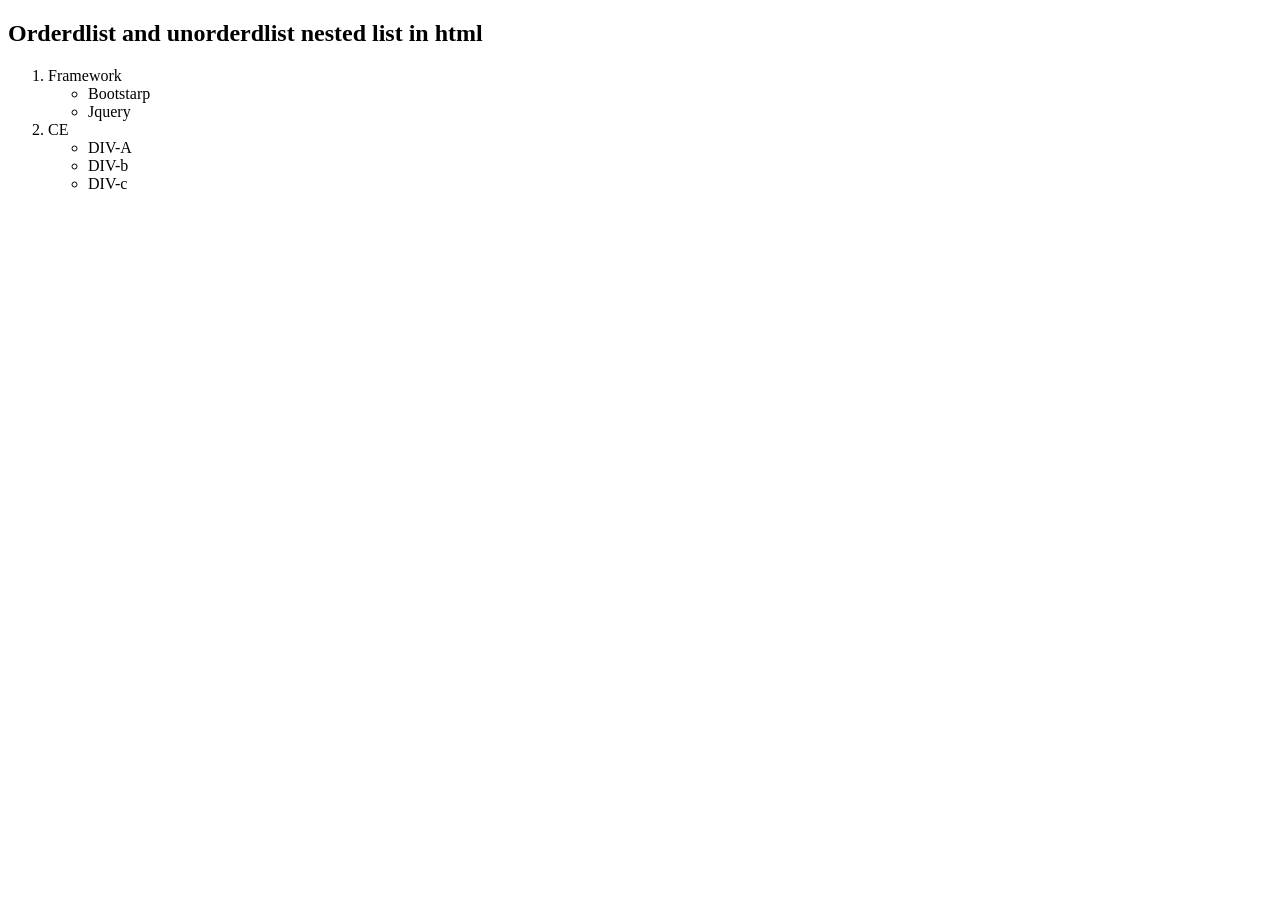
<file: pr1.html>
<!DOCTYPE html>
<html lang="en">
<head>
    <meta charset="UTF-8">
    <meta name="viewport" content="width=device-width, initial-scale=1.0">
</head>
<body>
    <h2>Orderdlist and unorderdlist nested list in html</h2>

    <ol>
        <li>Framework
            <ul>
                <li>Bootstarp</li>
                <li>Jquery</li>
            </ul>
        </li>
        
        <li>CE
            <ul>
                <li>DIV-A</li>
                <li>DIV-b</li>
                <li>DIV-c</li>
            </ul>
        </li>
    </ol>    
</body>
</html>
</file>
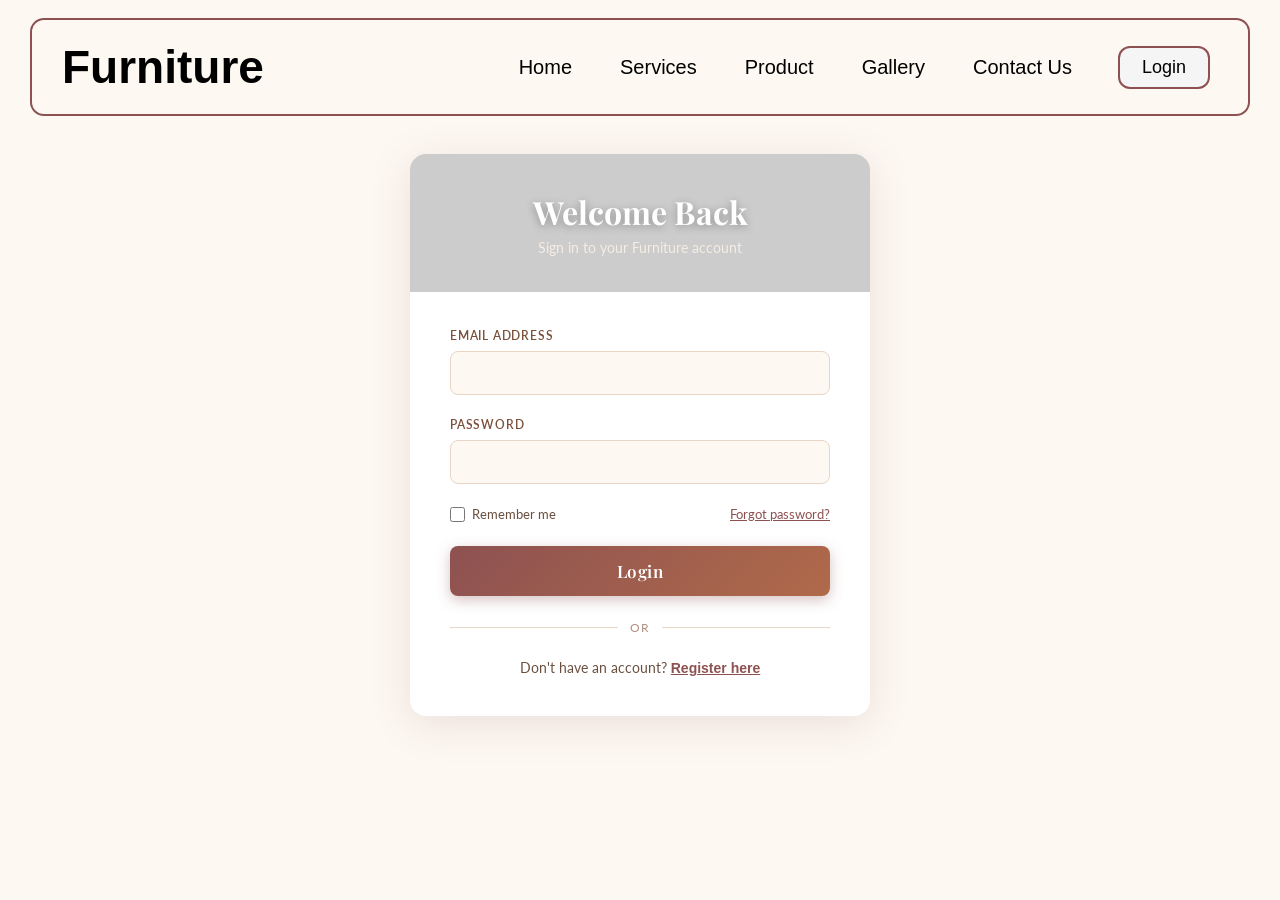
<file: Day-2/login.html>
<!DOCTYPE html>
<html lang="en">
<head>
    <meta charset="UTF-8">
    <meta name="viewport" content="width=device-width, initial-scale=1.0">
    <title>Login – Furniture</title>
    <link rel="stylesheet" href="style.css">
    <link rel="stylesheet" href="login.css">
</head>
<body>

    <!-- Navbar -->
    <div class="container">
        <nav class="navbar">
            <h1><a href="index.html" style="text-decoration:none; color:inherit;">Furniture</a></h1>
            <div class="nav-links">
                <ul>
                    <li><a href="index.html">Home</a></li>
                    <li><a href="#">Services</a></li>
                    <li><a href="#">Product</a></li>
                    <li><a href="#">Gallery</a></li>
                    <li><a href="#">Contact Us</a></li>
                    <li><a href="login.html"><button>Login</button></a></li>
                </ul>
            </div>
        </nav>
    </div>

    <!-- Login Form -->
    <div class="auth-body">
        <div class="auth-card">
            <div class="auth-card-header">
                <h2>Welcome Back</h2>
                <p>Sign in to your Furniture account</p>
            </div>
            <div class="auth-card-body">
                <form action="#" method="post">

                    <div class="form-group">
                        <label for="email">Email Address</label>
                        <input type="email" id="email" name="email" required>
                    </div>

                    <div class="form-group">
                        <label for="password">Password</label>
                        <input type="password" id="password" name="password" required>
                    </div>

                    <div class="form-row">
                        <label class="remember-label">
                            <input type="checkbox" name="remember"> Remember me
                        </label>
                        <a href="#" class="forgot-link">Forgot password?</a>
                    </div>

                    <button type="submit" class="btn-auth">Login</button>
                </form>

                <div class="divider"><span>or</span></div>

                <div class="auth-footer">
                    Don't have an account? <a href="Register.html">Register here</a>
                </div>
            </div>
        </div>
    </div>

</body>
</html>
</file>
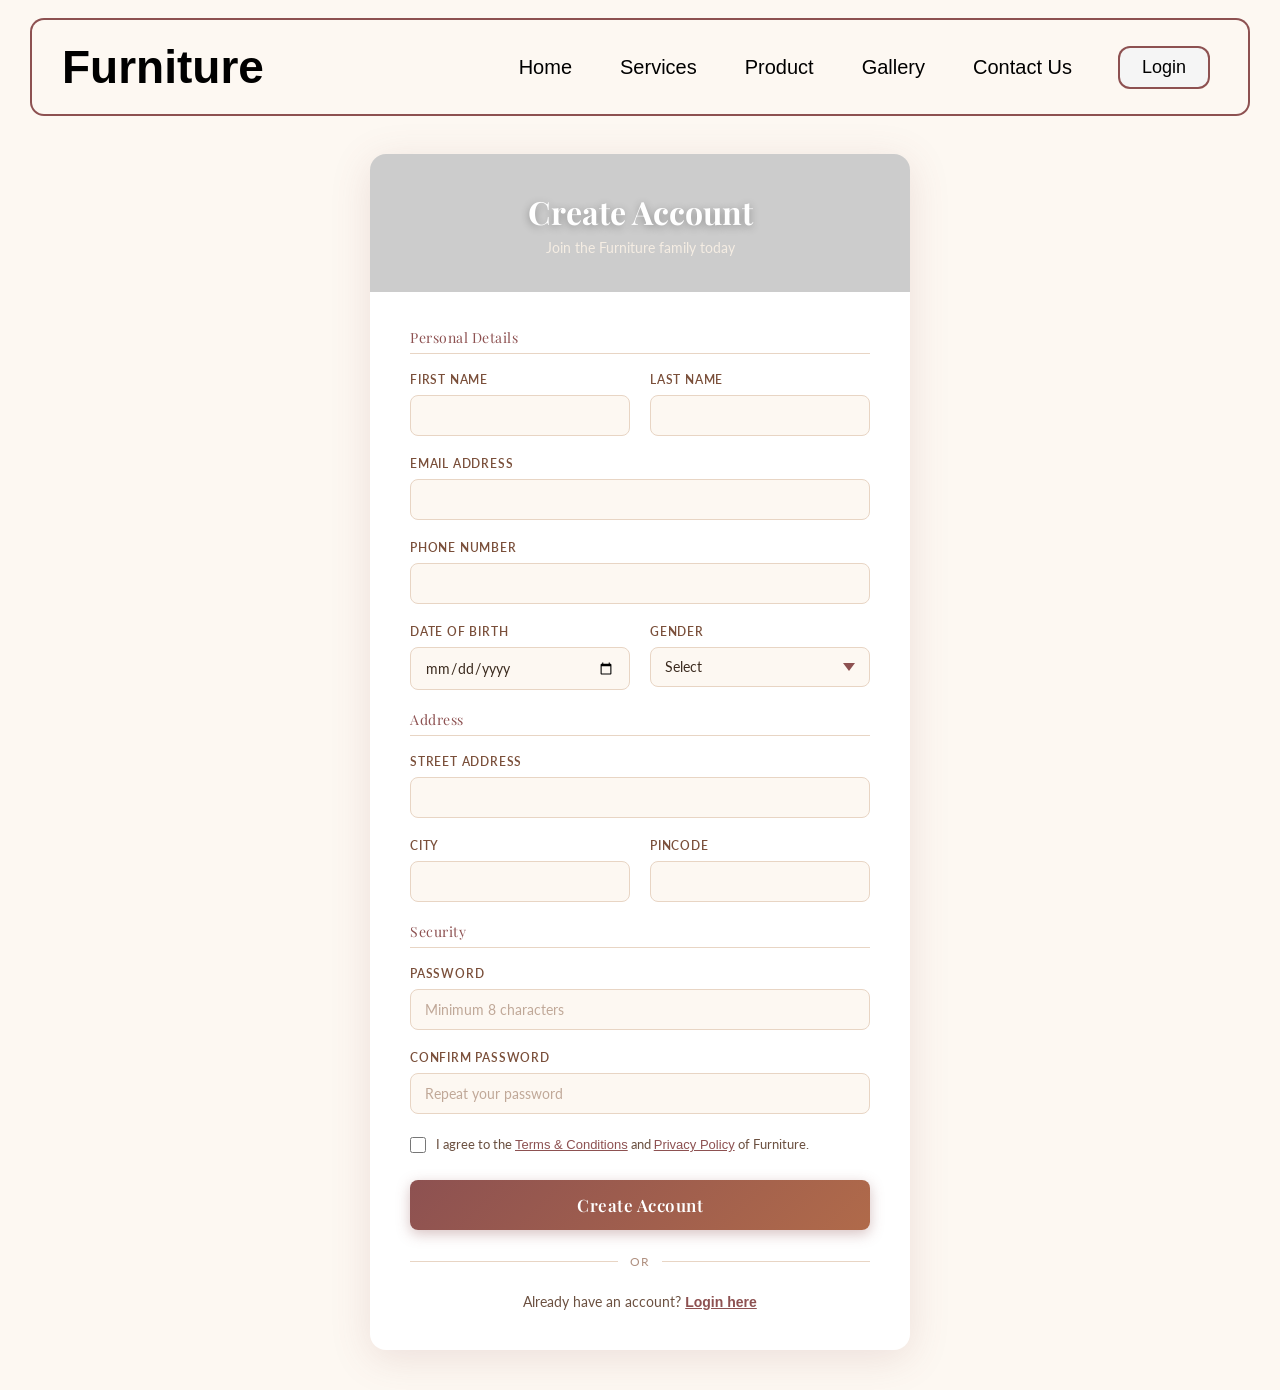
<file: Day-2/Register.html>
<!DOCTYPE html>
<html lang="en">
<head>
    <meta charset="UTF-8">
    <meta name="viewport" content="width=device-width, initial-scale=1.0">
    <title>Register – Furniture</title>
    <link rel="stylesheet" href="style.css">
    <link rel="stylesheet" href="Register.css">
</head>
<body>

    <!-- Navbar -->
    <div class="container">
        <nav class="navbar">
            <h1><a href="index.html" style="text-decoration:none; color:inherit;">Furniture</a></h1>
            <div class="nav-links">
                <ul>
                    <li><a href="index.html">Home</a></li>
                    <li><a href="#">Services</a></li>
                    <li><a href="#">Product</a></li>
                    <li><a href="#">Gallery</a></li>
                    <li><a href="#">Contact Us</a></li>
                    <li><a href="login.html"><button>Login</button></a></li>
                </ul>
            </div>
        </nav>
    </div>

    <!-- Registration Form -->
    <div class="auth-body">
        <div class="auth-card">
            <div class="auth-card-header">
                <h2>Create Account</h2>
                <p>Join the Furniture family today</p>
            </div>
            <div class="auth-card-body">
                <form action="#" method="post">
                    <div class="form-grid">

                        <p class="section-title">Personal Details</p>

                        <div class="form-group">
                            <label for="firstName">First Name</label>
                            <input type="text" id="firstName" name="firstName" required>
                        </div>

                        <div class="form-group">
                            <label for="lastName">Last Name</label>
                            <input type="text" id="lastName" name="lastName" required>
                        </div>

                        <div class="form-group full">
                            <label for="email">Email Address</label>
                            <input type="email" id="email" name="email" required>
                        </div>

                        <div class="form-group full">
                            <label for="phone">Phone Number</label>
                            <input type="tel" id="phone" name="phone" pattern="[0-9+\s\-]{10,15}" required>
                        </div>

                        <div class="form-group">
                            <label for="dob">Date of Birth</label>
                            <input type="date" id="dob" name="dob">
                        </div>

                        <div class="form-group">
                            <label for="gender">Gender</label>
                            <select id="gender" name="gender" required>
                                <option value="" disabled selected>Select</option>
                                <option value="male">Male</option>
                                <option value="female">Female</option>
                                <option value="other">Other</option>
                            </select>
                        </div>

                        <p class="section-title">Address</p>

                        <div class="form-group full">
                            <label for="address">Street Address</label>
                            <input type="text" id="address" name="address">
                        </div>

                        <div class="form-group">
                            <label for="city">City</label>
                            <input type="text" id="city" name="city">
                        </div>

                        <div class="form-group">
                            <label for="pincode">Pincode</label>
                            <input type="text" id="pincode" name="pincode" pattern="[0-9]{6}" maxlength="6">
                        </div>

                        <p class="section-title">Security</p>

                        <div class="form-group full">
                            <label for="regPassword">Password</label>
                            <input type="password" id="regPassword" name="password" placeholder="Minimum 8 characters" required minlength="8">
                        </div>

                        <div class="form-group full">
                            <label for="confirmPassword">Confirm Password</label>
                            <input type="password" id="confirmPassword" name="confirmPassword" placeholder="Repeat your password" required minlength="8">
                        </div>

                    </div>

                    <div class="terms-row">
                        <input type="checkbox" id="terms" name="terms" required>
                        <label for="terms">
                            I agree to the <a href="#">Terms &amp; Conditions</a> and <a href="#">Privacy Policy</a> of Furniture.
                        </label>
                    </div>

                    <button type="submit" class="btn-auth">Create Account</button>
                </form>

                <div class="divider"><span>or</span></div>

                <div class="auth-footer">
                    Already have an account? <a href="login.html">Login here</a>
                </div>
            </div>
        </div>
    </div>

</body>
</html>
</file>
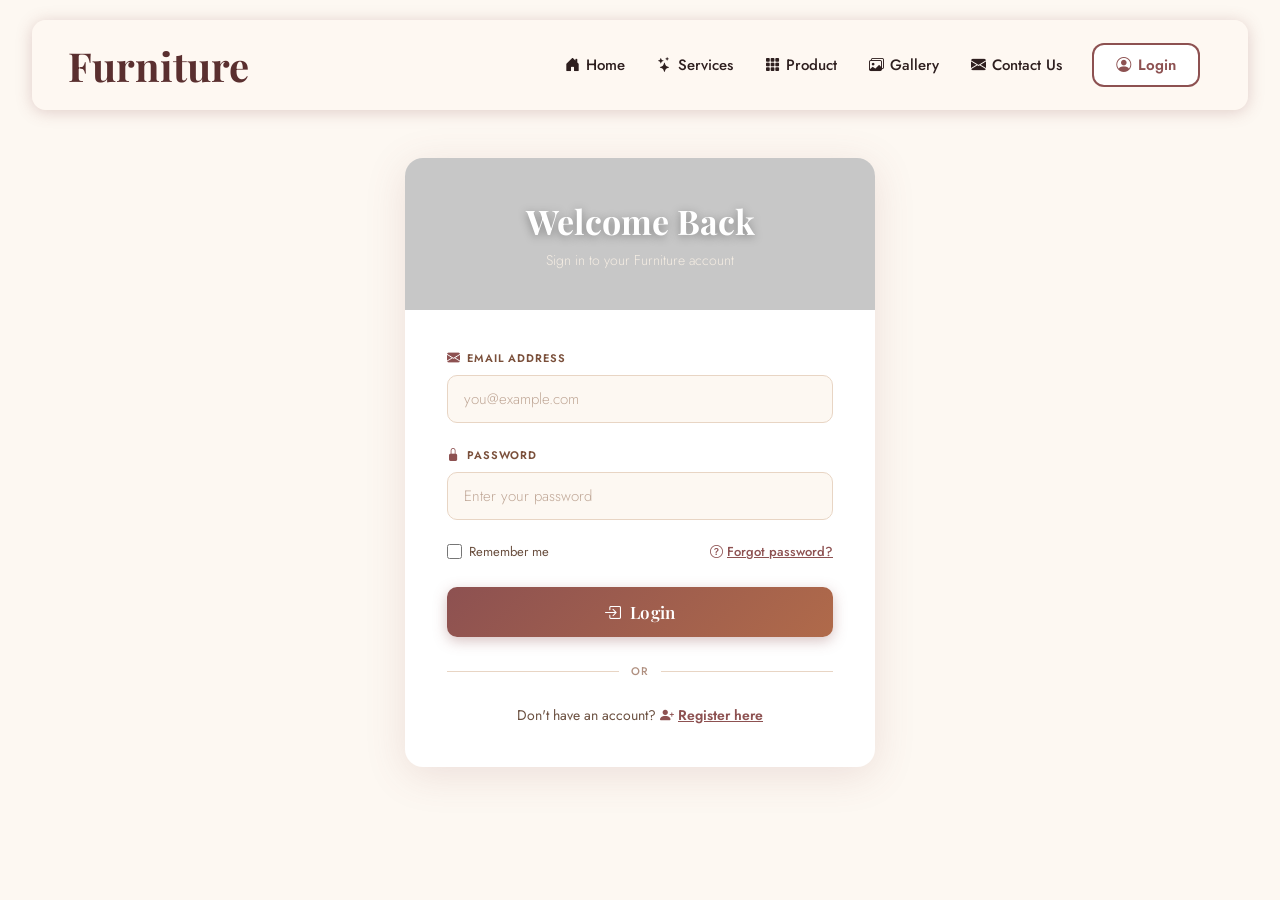
<file: Day-3/login.html>
<!DOCTYPE html>
<html lang="en">
<head>
    <meta charset="UTF-8">
    <meta name="viewport" content="width=device-width, initial-scale=1.0">
    <title>Login – Furniture</title>
    <link rel="stylesheet" href="style.css">
    <link rel="stylesheet" href="login.css">
    <link rel="stylesheet" href="https://cdn.jsdelivr.net/npm/bootstrap-icons@1.11.3/font/bootstrap-icons.min.css">
</head>
<body>

    <!-- Navbar -->
    <div class="container">
        <nav class="navbar">
            <h1><a href="index.html" style="text-decoration:none; color:inherit;">Furniture</a></h1>
            <div class="nav-links">
                <ul>
                    <li><a href="index.html"><i class="bi bi-house-door-fill"></i> Home</a></li>
                    <li><a href="index.html#services"><i class="bi bi-stars"></i> Services</a></li>
                    <li><a href="index.html#products"><i class="bi bi-grid-3x3-gap-fill"></i> Product</a></li>
                    <li><a href="index.html#gallery"><i class="bi bi-images"></i> Gallery</a></li>
                    <li><a href="index.html#contact"><i class="bi bi-envelope-fill"></i> Contact Us</a></li>
                    <li><a href="login.html"><button class="active"><i class="bi bi-person-circle"></i> Login</button></a></li>
                </ul>
            </div>
        </nav>
    </div>

    <!-- Login Form -->
    <div class="auth-body">
        <div class="auth-card">
            <div class="auth-card-header">
                <h2>Welcome Back</h2>
                <p>Sign in to your Furniture account</p>
            </div>
            <div class="auth-card-body">
                <form action="#" method="post">

                    <div class="form-group">
                        <label for="email"><i class="bi bi-envelope-fill"></i> Email Address</label>
                        <input type="email" id="email" name="email" placeholder="you@example.com" required>
                    </div>

                    <div class="form-group">
                        <label for="password"><i class="bi bi-lock-fill"></i> Password</label>
                        <input type="password" id="password" name="password" placeholder="Enter your password" required>
                    </div>

                    <div class="form-row">
                        <label class="remember-label">
                            <input type="checkbox" name="remember"> Remember me
                        </label>
                        <a href="#" class="forgot-link"><i class="bi bi-question-circle"></i> Forgot password?</a>
                    </div>

                    <button type="submit" class="btn-auth"><i class="bi bi-box-arrow-in-right"></i> Login</button>
                </form>

                <div class="divider"><span>or</span></div>

                <div class="auth-footer">
                    Don't have an account? <a href="Register.html"><i class="bi bi-person-plus-fill"></i> Register here</a>
                </div>
            </div>
        </div>
    </div>

</body>
</html>
</file>
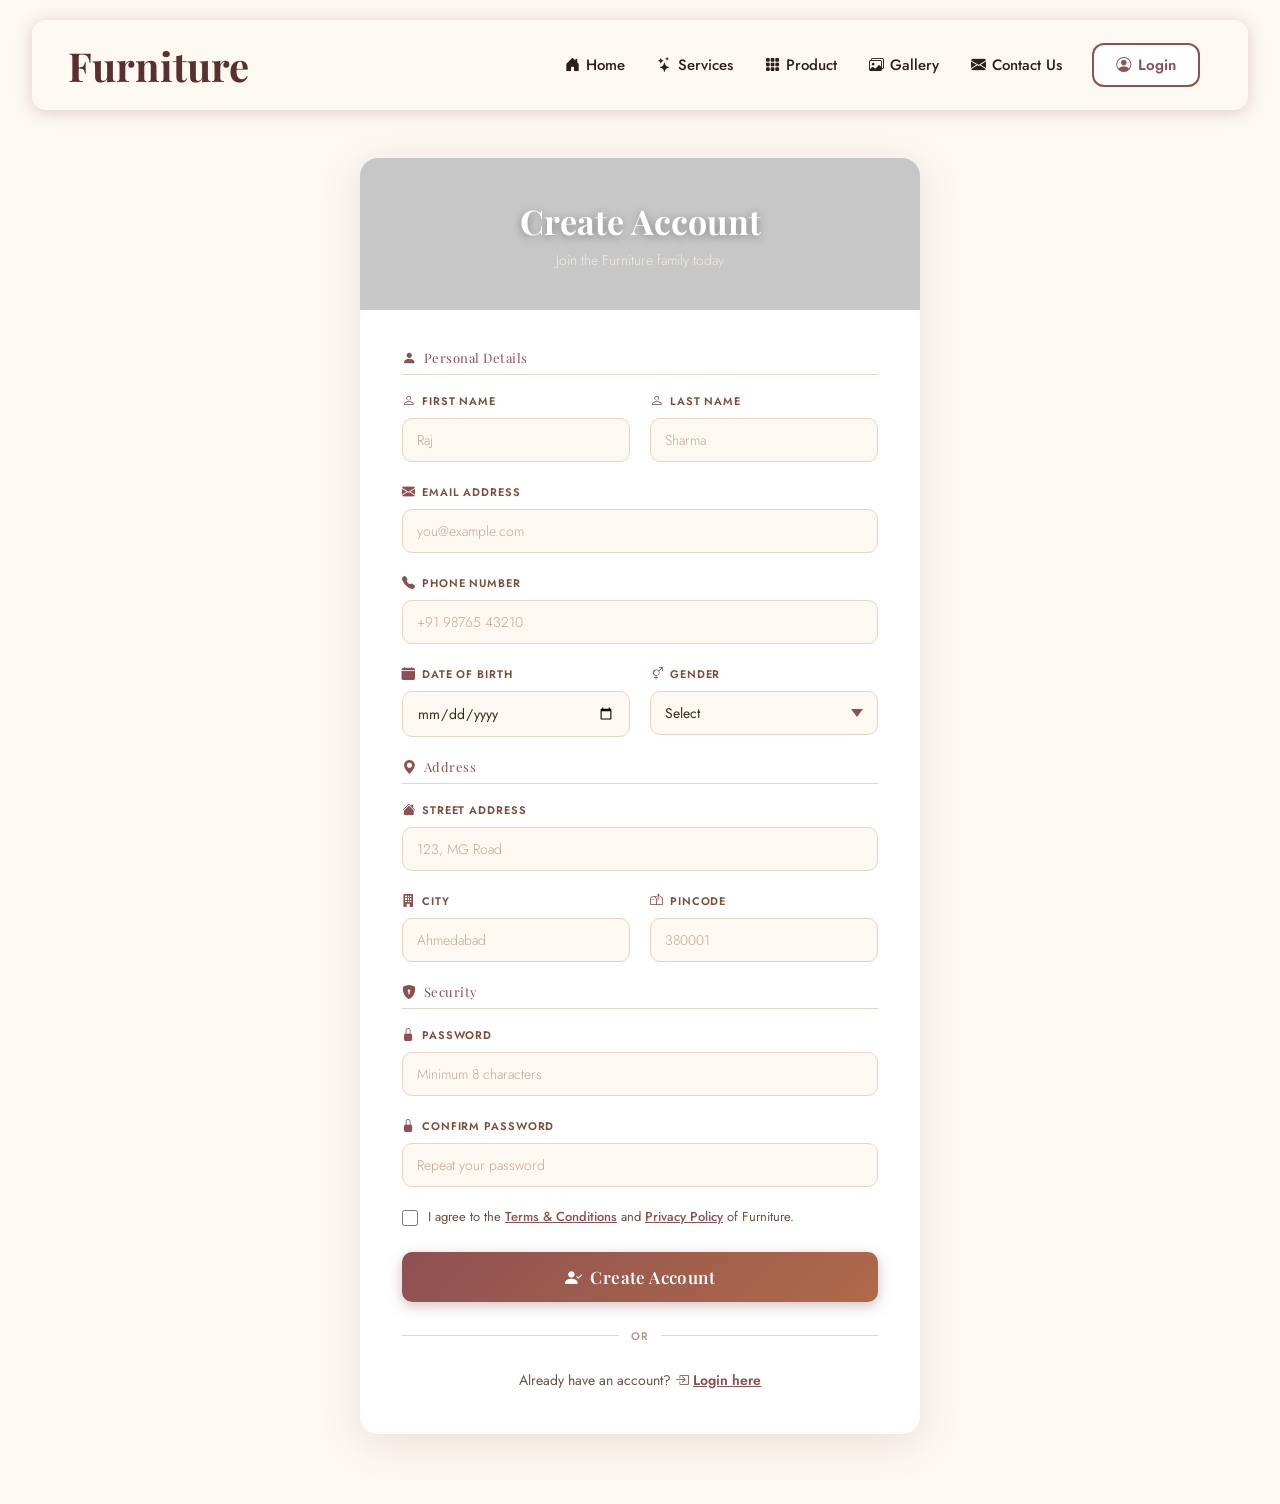
<file: Day-3/Register.html>
<!DOCTYPE html>
<html lang="en">
<head>
    <meta charset="UTF-8">
    <meta name="viewport" content="width=device-width, initial-scale=1.0">
    <title>Register – Furniture</title>
    <link rel="stylesheet" href="style.css">
    <link rel="stylesheet" href="Register.css">
    <link rel="stylesheet" href="https://cdn.jsdelivr.net/npm/bootstrap-icons@1.11.3/font/bootstrap-icons.min.css">
</head>
<body>

    <!-- Navbar -->
    <div class="container">
        <nav class="navbar">
            <h1><a href="index.html" style="text-decoration:none; color:inherit;">Furniture</a></h1>
            <div class="nav-links">
                <ul>
                    <li><a href="index.html"><i class="bi bi-house-door-fill"></i> Home</a></li>
                    <li><a href="index.html#services"><i class="bi bi-stars"></i> Services</a></li>
                    <li><a href="index.html#products"><i class="bi bi-grid-3x3-gap-fill"></i> Product</a></li>
                    <li><a href="index.html#gallery"><i class="bi bi-images"></i> Gallery</a></li>
                    <li><a href="index.html#contact"><i class="bi bi-envelope-fill"></i> Contact Us</a></li>
                    <li><a href="login.html"><button><i class="bi bi-person-circle"></i> Login</button></a></li>
                </ul>
            </div>
        </nav>
    </div>

    <!-- Registration Form -->
    <div class="auth-body">
        <div class="auth-card">
            <div class="auth-card-header">
                <h2>Create Account</h2>
                <p>Join the Furniture family today</p>
            </div>
            <div class="auth-card-body">
                <form action="#" method="post">
                    <div class="form-grid">

                        <p class="section-title"><i class="bi bi-person-fill"></i> Personal Details</p>

                        <div class="form-group">
                            <label for="firstName"><i class="bi bi-person"></i> First Name</label>
                            <input type="text" id="firstName" name="firstName" placeholder="Raj" required minlength="2">
                        </div>

                        <div class="form-group">
                            <label for="lastName"><i class="bi bi-person"></i> Last Name</label>
                            <input type="text" id="lastName" name="lastName" placeholder="Sharma" required minlength="2">
                        </div>

                        <div class="form-group full">
                            <label for="email"><i class="bi bi-envelope-fill"></i> Email Address</label>
                            <input type="email" id="email" name="email" placeholder="you@example.com" required>
                        </div>

                        <div class="form-group full">
                            <label for="phone"><i class="bi bi-telephone-fill"></i> Phone Number</label>
                            <input type="tel" id="phone" name="phone" placeholder="+91 98765 43210" pattern="[0-9+\s\-]{10,15}" required>
                        </div>

                        <div class="form-group">
                            <label for="dob"><i class="bi bi-calendar-fill"></i> Date of Birth</label>
                            <input type="date" id="dob" name="dob">
                        </div>

                        <div class="form-group">
                            <label for="gender"><i class="bi bi-gender-ambiguous"></i> Gender</label>
                            <select id="gender" name="gender" required>
                                <option value="" disabled selected>Select</option>
                                <option value="male">Male</option>
                                <option value="female">Female</option>
                                <option value="other">Other</option>
                                <option value="prefer-not">Prefer not to say</option>
                            </select>
                        </div>

                        <p class="section-title"><i class="bi bi-geo-alt-fill"></i> Address</p>

                        <div class="form-group full">
                            <label for="address"><i class="bi bi-house-fill"></i> Street Address</label>
                            <input type="text" id="address" name="address" placeholder="123, MG Road">
                        </div>

                        <div class="form-group">
                            <label for="city"><i class="bi bi-building-fill"></i> City</label>
                            <input type="text" id="city" name="city" placeholder="Ahmedabad">
                        </div>

                        <div class="form-group">
                            <label for="pincode"><i class="bi bi-mailbox-flag"></i> Pincode</label>
                            <input type="text" id="pincode" name="pincode" placeholder="380001" pattern="[0-9]{6}" maxlength="6">
                        </div>

                        <p class="section-title"><i class="bi bi-shield-lock-fill"></i> Security</p>

                        <div class="form-group full">
                            <label for="regPassword"><i class="bi bi-lock-fill"></i> Password</label>
                            <input type="password" id="regPassword" name="password" placeholder="Minimum 8 characters" required minlength="8">
                        </div>

                        <div class="form-group full">
                            <label for="confirmPassword"><i class="bi bi-lock-fill"></i> Confirm Password</label>
                            <input type="password" id="confirmPassword" name="confirmPassword" placeholder="Repeat your password" required minlength="8">
                        </div>

                    </div>

                    <div class="terms-row">
                        <input type="checkbox" id="terms" name="terms" required>
                        <label for="terms">
                            I agree to the <a href="#">Terms &amp; Conditions</a> and <a href="#">Privacy Policy</a> of Furniture.
                        </label>
                    </div>

                    <button type="submit" class="btn-auth"><i class="bi bi-person-check-fill"></i> Create Account</button>
                </form>

                <div class="divider"><span>or</span></div>

                <div class="auth-footer">
                    Already have an account? <a href="login.html"><i class="bi bi-box-arrow-in-right"></i> Login here</a>
                </div>
            </div>
        </div>
    </div>

</body>
</html>
</file>
<file: Day-2/style.css>
* {
    margin: 0;
    padding: 0;
    box-sizing: border-box;
    text-decoration: none;
    list-style: none;
    color: black;
    font-family: 'Gill Sans', 'Gill Sans MT', Calibri, 'Trebuchet MS', sans-serif;
}

body {
    background-color: #fdf8f2;
}

.container {
    display: flex;
    align-items: center;
    justify-content: center;
}

.navbar {
    display: flex;
    align-items: center;
    justify-content: space-between;
    background-image: url(https://assets.bldnxt.in/catalog/product/cache/1/image/a77c1558d860704591e3027d1ebed402/s/a/saaf680129_coch680129_5bb45f5781b6e.jpg);
    background-size: cover;
    background-position: center;
    margin-top: 20px;
    padding: 20px 30px;
    width: 95vw;
    border-radius: 12px;
    box-shadow: 0px 0px 0.5px 2px rgb(141, 81, 81);
}

h1 {
    cursor: pointer;
    font-size: 46px;
}

.nav-links ul {
    display: flex;
    align-items: center;
    justify-content: center;
    gap: 28px;
    font-size: 20px;
    font-weight: 500;
}

li a {
    padding: 4px 10px;
    display: flex;
    border-radius: 10px;
    font-size: 20px;
    font-weight: 500;
    transition: background 0.2s;
}

li a:hover {
    background: rgba(255, 255, 255, 0.35);
}

/* Login button inside nav */
.nav-links ul li a button {
    padding: 9px 22px;
    border-radius: 10px;
    box-shadow: 0px 0px 0.5px 2px rgb(141, 81, 81);
    border: none;
    background-color: whitesmoke;
    font-size: 18px;
    font-weight: 500;
    cursor: pointer;
    transition: background 0.2s;
}

.nav-links ul li a button:hover {
    background-color: #f0ddd0;
}

/* ── SLIDER ── */

.slider {
    width: 1200px;
    overflow: hidden;
    border: 2px solid rgb(141, 81, 81);
    border-radius: 10px;
    margin: 24px auto;
}

.slide {
    display: flex;
    width: 300%;
    animation: slide 9s infinite;
}

.slide img {
    /* each img takes 1/3 of .slide = full .slider width */
    width: calc(100% / 3);
    height: 500px;
    object-fit: cover;
    flex-shrink: 0;
}

/* ── ANIMATION ── */
@keyframes slide {
    0%   { transform: translateX(0); }
    30%  { transform: translateX(0); }
    35%  { transform: translateX(-33.333%); }
    63%  { transform: translateX(-33.333%); }
    68%  { transform: translateX(-66.666%); }
    96%  { transform: translateX(-66.666%); }
    100% { transform: translateX(0); }
}

/* ── TABLE ── */

table {
    width: 70%;
    border-collapse: collapse;
    margin: 20px auto 50px;
    font-family: Arial, sans-serif;
    background-color: bisque;
    box-shadow: 0 2px 12px rgba(141, 81, 81, 0.12);
}

th {
    background-color: rgb(141, 81, 81);
    color: white;
    padding: 13px 10px;
    text-align: center;
    font-size: 16px;
    border: 2px solid rgb(141, 81, 81);
}

td {
    border: 1px solid #d4a98a;
    padding: 11px 10px;
    text-align: center;
    font-size: 15px;
}

tr:nth-child(even) td {
    background-color: #f7dfc9;
}

caption {
    font-size: 24px;
    margin-bottom: 10px;
    font-weight: bold;
    color: #5a2f2f;
}
</file>
<file: Day-2/login.css>
/* ── login.css ── */

@import url('https://fonts.googleapis.com/css2?family=Playfair+Display:wght@600;700&family=Lato:wght@300;400;500&display=swap');

body {
    background-color: #fdf8f2;
}

.auth-body {
    display: flex;
    align-items: center;
    justify-content: center;
    padding: 40px 20px;
}

.auth-card {
    background: #fff;
    border-radius: 16px;
    box-shadow: 0 8px 40px rgba(141, 81, 81, 0.15);
    width: 100%;
    max-width: 460px;
    overflow: hidden;
}

.auth-card-header {
    background-image: url(https://assets.bldnxt.in/catalog/product/cache/1/image/a77c1558d860704591e3027d1ebed402/s/a/saaf680129_coch680129_5bb45f5781b6e.jpg);
    background-size: cover;
    background-position: center;
    padding: 36px 40px;
    text-align: center;
    position: relative;
}

.auth-card-header::after {
    content: '';
    position: absolute;
    inset: 0;
    background: rgba(0, 0, 0, 0.2);
}

.auth-card-header h2 {
    font-family: 'Playfair Display', serif;
    font-size: 32px;
    color: #fff;
    position: relative;
    z-index: 1;
    text-shadow: 0 2px 8px rgba(0, 0, 0, 0.3);
}

.auth-card-header p {
    font-family: 'Lato', sans-serif;
    color: #f5ede3;
    font-size: 14px;
    margin-top: 6px;
    position: relative;
    z-index: 1;
}

.auth-card-body {
    padding: 36px 40px 40px;
}

.form-group {
    margin-bottom: 22px;
}

.form-group label {
    display: block;
    font-family: 'Lato', sans-serif;
    font-size: 12px;
    font-weight: 600;
    text-transform: uppercase;
    letter-spacing: 0.8px;
    color: #7a4f3a;
    margin-bottom: 8px;
}

.form-group input {
    width: 100%;
    padding: 12px 16px;
    border: 1.5px solid #e8d5c4;
    border-radius: 8px;
    font-family: 'Lato', sans-serif;
    font-size: 15px;
    color: #3a2a1e;
    background: #fdf8f2;
    outline: none;
    transition: border-color 0.2s, box-shadow 0.2s;
}

.form-group input:focus {
    border-color: #8d5151;
    box-shadow: 0 0 0 3px rgba(141, 81, 81, 0.12);
}

.form-group input::placeholder {
    color: #c0a898;
}

.form-row {
    display: flex;
    align-items: center;
    justify-content: space-between;
    margin-bottom: 24px;
}

.remember-label {
    font-family: 'Lato', sans-serif;
    font-size: 13px;
    color: #6b5040;
    display: flex;
    align-items: center;
    gap: 7px;
    cursor: pointer;
}

.remember-label input[type="checkbox"] {
    accent-color: #8d5151;
    width: 15px;
    height: 15px;
    cursor: pointer;
}

.forgot-link {
    font-family: 'Lato', sans-serif;
    font-size: 13px;
    color: #8d5151;
    text-decoration: underline;
}

.btn-auth {
    display: block;
    width: 100%;
    padding: 14px;
    background: linear-gradient(135deg, #8d5151, #b06a4a);
    color: #fff;
    border: none;
    border-radius: 8px;
    font-family: 'Playfair Display', serif;
    font-size: 17px;
    font-weight: 600;
    letter-spacing: 0.5px;
    cursor: pointer;
    text-align: center;
    box-shadow: 0 4px 14px rgba(141, 81, 81, 0.35);
    transition: background 0.2s, box-shadow 0.2s, transform 0.15s;
}

.btn-auth:hover {
    background: linear-gradient(135deg, #a05e5e, #c07a5a);
    box-shadow: 0 6px 20px rgba(141, 81, 81, 0.45);
    transform: translateY(-1px);
}

.divider {
    display: flex;
    align-items: center;
    gap: 12px;
    margin: 24px 0;
}

.divider span {
    font-family: 'Lato', sans-serif;
    font-size: 12px;
    color: #b09080;
    text-transform: uppercase;
    letter-spacing: 1px;
}

.divider::before,
.divider::after {
    content: '';
    flex: 1;
    height: 1px;
    background: #e8d5c4;
}

.auth-footer {
    text-align: center;
    font-family: 'Lato', sans-serif;
    font-size: 14px;
    color: #6b5040;
}

.auth-footer a {
    color: #8d5151;
    font-weight: 600;
    text-decoration: underline;
}
</file>
<file: Day-2/Register.css>
/* ── register.css ── */

@import url('https://fonts.googleapis.com/css2?family=Playfair+Display:wght@600;700&family=Lato:wght@300;400;500&display=swap');

body {
    background-color: #fdf8f2;
}

.auth-body {
    display: flex;
    align-items: center;
    justify-content: center;
    padding: 40px 20px;
}

.auth-card {
    background: #fff;
    border-radius: 16px;
    box-shadow: 0 8px 40px rgba(141, 81, 81, 0.15);
    width: 100%;
    max-width: 540px;
    overflow: hidden;
}

.auth-card-header {
    background-image: url(https://assets.bldnxt.in/catalog/product/cache/1/image/a77c1558d860704591e3027d1ebed402/s/a/saaf680129_coch680129_5bb45f5781b6e.jpg);
    background-size: cover;
    background-position: center;
    padding: 36px 40px;
    text-align: center;
    position: relative;
}

.auth-card-header::after {
    content: '';
    position: absolute;
    inset: 0;
    background: rgba(0, 0, 0, 0.2);
}

.auth-card-header h2 {
    font-family: 'Playfair Display', serif;
    font-size: 32px;
    color: #fff;
    position: relative;
    z-index: 1;
    text-shadow: 0 2px 8px rgba(0, 0, 0, 0.3);
}

.auth-card-header p {
    font-family: 'Lato', sans-serif;
    color: #f5ede3;
    font-size: 14px;
    margin-top: 6px;
    position: relative;
    z-index: 1;
}

.auth-card-body {
    padding: 36px 40px 40px;
}

/* Two-column grid layout */
.form-grid {
    display: grid;
    grid-template-columns: 1fr 1fr;
    gap: 0 20px;
}

.form-group {
    margin-bottom: 20px;
}

/* Full-width fields span both columns */
.form-group.full {
    grid-column: 1 / -1;
}

.form-group label {
    display: block;
    font-family: 'Lato', sans-serif;
    font-size: 12px;
    font-weight: 600;
    text-transform: uppercase;
    letter-spacing: 0.8px;
    color: #7a4f3a;
    margin-bottom: 8px;
}

.form-group input,
.form-group select {
    width: 100%;
    padding: 11px 14px;
    border: 1.5px solid #e8d5c4;
    border-radius: 8px;
    font-family: 'Lato', sans-serif;
    font-size: 14px;
    color: #3a2a1e;
    background: #fdf8f2;
    outline: none;
    transition: border-color 0.2s, box-shadow 0.2s;
    appearance: none;
    -webkit-appearance: none;
}

/* Custom dropdown arrow */
.form-group select {
    background-image: url("data:image/svg+xml,%3Csvg xmlns='http://www.w3.org/2000/svg' width='12' height='8' viewBox='0 0 12 8'%3E%3Cpath fill='%238d5151' d='M6 8L0 0h12z'/%3E%3C/svg%3E");
    background-repeat: no-repeat;
    background-position: right 14px center;
    padding-right: 36px;
    cursor: pointer;
}

.form-group input:focus,
.form-group select:focus {
    border-color: #8d5151;
    box-shadow: 0 0 0 3px rgba(141, 81, 81, 0.12);
}

.form-group input::placeholder {
    color: #c0a898;
}

/* CSS-only password validation feedback */
.form-group input[type="password"]:not(:placeholder-shown):valid {
    border-color: #5aab6b;
}

.form-group input[type="password"]:not(:placeholder-shown):invalid {
    border-color: #e05252;
}

/* Section heading inside the grid */
.section-title {
    font-family: 'Playfair Display', serif;
    font-size: 14px;
    color: #8d5151;
    border-bottom: 1px solid #e8d5c4;
    padding-bottom: 6px;
    margin-bottom: 18px;
    grid-column: 1 / -1;
    letter-spacing: 0.5px;
}

/* Terms checkbox row */
.terms-row {
    display: flex;
    align-items: flex-start;
    gap: 10px;
    margin-bottom: 24px;
}

.terms-row input[type="checkbox"] {
    margin-top: 3px;
    accent-color: #8d5151;
    width: 16px;
    height: 16px;
    flex-shrink: 0;
    cursor: pointer;
}

.terms-row label {
    font-family: 'Lato', sans-serif;
    font-size: 13px;
    color: #6b5040;
    line-height: 1.6;
    cursor: pointer;
}

.terms-row a {
    color: #8d5151;
    text-decoration: underline;
}

.btn-auth {
    display: block;
    width: 100%;
    padding: 14px;
    background: linear-gradient(135deg, #8d5151, #b06a4a);
    color: #fff;
    border: none;
    border-radius: 8px;
    font-family: 'Playfair Display', serif;
    font-size: 17px;
    font-weight: 600;
    letter-spacing: 0.5px;
    cursor: pointer;
    text-align: center;
    box-shadow: 0 4px 14px rgba(141, 81, 81, 0.35);
    transition: background 0.2s, box-shadow 0.2s, transform 0.15s;
}

.btn-auth:hover {
    background: linear-gradient(135deg, #a05e5e, #c07a5a);
    box-shadow: 0 6px 20px rgba(141, 81, 81, 0.45);
    transform: translateY(-1px);
}

.divider {
    display: flex;
    align-items: center;
    gap: 12px;
    margin: 24px 0;
}

.divider span {
    font-family: 'Lato', sans-serif;
    font-size: 12px;
    color: #b09080;
    text-transform: uppercase;
    letter-spacing: 1px;
}

.divider::before,
.divider::after {
    content: '';
    flex: 1;
    height: 1px;
    background: #e8d5c4;
}

.auth-footer {
    text-align: center;
    font-family: 'Lato', sans-serif;
    font-size: 14px;
    color: #6b5040;
}

.auth-footer a {
    color: #8d5151;
    font-weight: 600;
    text-decoration: underline;
}

/* Responsive: stack to single column on small screens */
@media (max-width: 540px) {
    .form-grid {
        grid-template-columns: 1fr;
    }

    .form-group.full,
    .section-title {
        grid-column: 1;
    }

    .auth-card-body {
        padding: 28px 20px 32px;
    }
}
</file>
<file: Day-3/style.css>
/* ── style.css – shared styles ── */

@import url('https://fonts.googleapis.com/css2?family=Playfair+Display:ital,wght@0,500;0,600;0,700;1,500&family=Jost:wght@300;400;500;600&display=swap');

* {
    margin: 0;
    padding: 0;
    box-sizing: border-box;
    text-decoration: none;
    list-style: none;
}

:root {
    --brown:       #8d5151;
    --brown-dark:  #5a2f2f;
    --brown-light: #b06a4a;
    --cream:       #fdf8f2;
    --bisque:      #f5e6d0;
    --border:      #e8d5c4;
    --text:        #2e1f1f;
    --muted:       #7a5c4a;
}

body {
    background-color: var(--cream);
    color: var(--text);
    font-family: 'Jost', sans-serif;
}

/* ── NAVBAR ── */
.container {
    display: flex;
    align-items: center;
    justify-content: center;
}

.navbar {
    display: flex;
    align-items: center;
    justify-content: space-between;
    background-image: url(https://assets.bldnxt.in/catalog/product/cache/1/image/a77c1558d860704591e3027d1ebed402/s/a/saaf680129_coch680129_5bb45f5781b6e.jpg);
    background-size: cover;
    background-position: center;
    margin-top: 20px;
    padding: 18px 36px;
    width: 95vw;
    border-radius: 14px;
    box-shadow: 0 2px 16px rgba(141, 81, 81, 0.25);
    position: relative;
    overflow: hidden;
}

.navbar::before {
    content: '';
    position: absolute;
    inset: 0;
    background: rgba(255, 248, 240, 0.42);
}

.navbar h1,
.navbar .nav-links { position: relative; z-index: 1; }

.navbar h1 {
    font-family: 'Playfair Display', serif;
    font-size: 40px;
    font-weight: 700;
    color: var(--brown-dark);
    cursor: pointer;
}

.nav-links ul {
    display: flex;
    align-items: center;
    gap: 4px;
}

.nav-links ul li a {
    padding: 7px 14px;
    border-radius: 8px;
    font-size: 15px;
    font-weight: 500;
    color: var(--text);
    display: flex;
    align-items: center;
    gap: 6px;
    transition: background 0.2s, color 0.2s;
}

.nav-links ul li a:hover {
    background: rgba(141,81,81,0.12);
    color: var(--brown-dark);
}

.nav-links ul li a.active {
    background: rgba(141,81,81,0.15);
    color: var(--brown-dark);
    font-weight: 600;
}

.nav-links ul li a button {
    padding: 9px 22px;
    border-radius: 10px;
    box-shadow: 0 0 0 2px var(--brown);
    border: none;
    background-color: white;
    font-size: 15px;
    font-weight: 600;
    font-family: 'Jost', sans-serif;
    color: var(--brown);
    cursor: pointer;
    display: flex;
    align-items: center;
    gap: 7px;
    transition: background 0.2s, color 0.2s;
}

.nav-links ul li a button:hover {
    background: var(--brown);
    color: white;
}

/* ── SLIDER ── */
.slider-wrap {
    width: 92vw;
    max-width: 1300px;
    margin: 28px auto 0;
    position: relative;
    border-radius: 16px;
    overflow: hidden;
    box-shadow: 0 8px 30px rgba(141, 81, 81, 0.15);
    border: 2px solid var(--brown);
}

.slider { width: 100%; overflow: hidden; }

.slide {
    display: flex;
    width: 300%;
    animation: slide 10s infinite;
}

.slide img {
    width: calc(100% / 3);
    height: 520px;
    object-fit: cover;
    flex-shrink: 0;
}

@keyframes slide {
    0%   { transform: translateX(0); }
    28%  { transform: translateX(0); }
    33%  { transform: translateX(-33.333%); }
    61%  { transform: translateX(-33.333%); }
    66%  { transform: translateX(-66.666%); }
    94%  { transform: translateX(-66.666%); }
    100% { transform: translateX(0); }
}

.slider-caption {
    position: absolute;
    bottom: 40px;
    left: 48px;
    z-index: 2;
    color: white;
    text-shadow: 0 2px 10px rgba(0,0,0,0.45);
}

.slider-caption h2 {
    font-family: 'Playfair Display', serif;
    font-size: 40px;
    font-weight: 700;
    line-height: 1.2;
}

.slider-caption p {
    font-size: 15px;
    margin-top: 6px;
    font-weight: 300;
    letter-spacing: 0.4px;
}

.slider-caption a {
    display: inline-flex;
    align-items: center;
    gap: 8px;
    margin-top: 16px;
    padding: 11px 24px;
    background: white;
    color: var(--brown-dark);
    border-radius: 8px;
    font-weight: 600;
    font-size: 14px;
    transition: background 0.2s;
}

.slider-caption a:hover { background: var(--bisque); }

/* ── SECTION HEADING ── */
.section-heading {
    text-align: center;
    margin: 64px 0 34px;
}

.section-heading h2 {
    font-family: 'Playfair Display', serif;
    font-size: 36px;
    color: var(--brown-dark);
    display: inline-block;
    position: relative;
}

.section-heading h2::after {
    content: '';
    display: block;
    width: 60px;
    height: 3px;
    background: linear-gradient(90deg, var(--brown), var(--brown-light));
    margin: 10px auto 0;
    border-radius: 2px;
}

.section-heading p {
    margin-top: 10px;
    color: var(--muted);
    font-size: 15px;
    font-weight: 300;
}

/* ── PRODUCT GRID ── */
.product-grid {
    display: grid;
    grid-template-columns: repeat(4, 1fr);
    gap: 24px;
    width: 92vw;
    max-width: 1300px;
    margin: 0 auto;
}

.product-card {
    background: white;
    border-radius: 14px;
    overflow: hidden;
    box-shadow: 0 4px 18px rgba(141,81,81,0.08);
    transition: transform 0.25s, box-shadow 0.25s;
    position: relative;
}

.product-card:hover {
    transform: translateY(-6px);
    box-shadow: 0 14px 32px rgba(141,81,81,0.18);
}

.product-img-wrap {
    overflow: hidden;
    height: 210px;
}

.product-card img {
    width: 100%;
    height: 100%;
    object-fit: cover;
    display: block;
    transition: transform 0.4s;
}

.product-card:hover img { transform: scale(1.06); }

.product-badge {
    position: absolute;
    top: 12px;
    left: 12px;
    background: var(--brown);
    color: white;
    font-size: 10px;
    font-weight: 700;
    padding: 4px 10px;
    border-radius: 20px;
    text-transform: uppercase;
    letter-spacing: 0.6px;
}

.product-card-body {
    padding: 16px 18px 20px;
}

.product-card-body h3 {
    font-family: 'Playfair Display', serif;
    font-size: 17px;
    color: var(--brown-dark);
    margin-bottom: 4px;
}

.product-card-body .material {
    font-size: 12px;
    color: var(--muted);
    display: flex;
    align-items: center;
    gap: 5px;
    margin-bottom: 10px;
}

.product-card-body .price {
    font-family: 'Playfair Display', serif;
    font-size: 19px;
    font-weight: 600;
    color: var(--brown);
}

.btn-card {
    display: inline-flex;
    align-items: center;
    gap: 6px;
    margin-top: 12px;
    padding: 8px 16px;
    background: var(--bisque);
    color: var(--brown-dark);
    border-radius: 8px;
    font-size: 12px;
    font-weight: 600;
    border: none;
    cursor: pointer;
    font-family: 'Jost', sans-serif;
    transition: background 0.2s, color 0.2s;
}

.btn-card:hover { background: var(--brown); color: white; }

/* ── GALLERY GRID ── */
.gallery-section {
    width: 92vw;
    max-width: 1300px;
    margin: 0 auto;
}

.gallery-grid {
    display: grid;
    grid-template-columns: repeat(3, 1fr);
    grid-auto-rows: 240px;
    gap: 14px;
}

.gallery-item {
    border-radius: 12px;
    overflow: hidden;
    position: relative;
    cursor: pointer;
}

.gallery-item.tall  { grid-row: span 2; }
.gallery-item.wide  { grid-column: span 2; }

.gallery-item img {
    width: 100%;
    height: 100%;
    object-fit: cover;
    display: block;
    transition: transform 0.4s;
}

.gallery-item:hover img { transform: scale(1.07); }

.gallery-overlay {
    position: absolute;
    inset: 0;
    background: linear-gradient(to top, rgba(90,47,47,0.75) 0%, transparent 60%);
    opacity: 0;
    transition: opacity 0.3s;
    display: flex;
    align-items: flex-end;
    padding: 18px;
}

.gallery-item:hover .gallery-overlay { opacity: 1; }

.gallery-overlay span {
    color: white;
    font-family: 'Playfair Display', serif;
    font-size: 16px;
    font-weight: 600;
    display: flex;
    align-items: center;
    gap: 7px;
}

/* ── SERVICES ── */
.services-grid {
    display: grid;
    grid-template-columns: repeat(4, 1fr);
    gap: 24px;
    width: 92vw;
    max-width: 1300px;
    margin: 0 auto;
}

.service-card {
    background: white;
    border-radius: 14px;
    padding: 32px 24px;
    text-align: center;
    box-shadow: 0 4px 18px rgba(141,81,81,0.07);
    transition: transform 0.2s, box-shadow 0.2s, border-bottom-color 0.2s;
    border-bottom: 3px solid transparent;
}

.service-card:hover {
    transform: translateY(-4px);
    box-shadow: 0 10px 28px rgba(141,81,81,0.15);
    border-bottom-color: var(--brown);
}

.service-card i {
    font-size: 36px;
    color: var(--brown);
    display: block;
    margin-bottom: 16px;
}

.service-card h3 {
    font-family: 'Playfair Display', serif;
    font-size: 18px;
    color: var(--brown-dark);
    margin-bottom: 10px;
}

.service-card p {
    font-size: 13px;
    color: var(--muted);
    line-height: 1.7;
    font-weight: 300;
}

/* ── STATS BAR ── */
.stats-bar {
    display: grid;
    grid-template-columns: repeat(4, 1fr);
    width: 92vw;
    max-width: 1300px;
    margin: 64px auto;
    background: linear-gradient(135deg, var(--brown-dark), var(--brown));
    border-radius: 16px;
    overflow: hidden;
    box-shadow: 0 8px 30px rgba(141,81,81,0.3);
}

.stat-item {
    padding: 36px 24px;
    text-align: center;
    border-right: 1px solid rgba(255,255,255,0.12);
}

.stat-item:last-child { border-right: none; }

.stat-item i {
    font-size: 28px;
    color: rgba(255,255,255,0.65);
    display: block;
    margin-bottom: 10px;
}

.stat-item h3 {
    font-family: 'Playfair Display', serif;
    font-size: 36px;
    color: white;
    font-weight: 700;
}

.stat-item p {
    font-size: 12px;
    color: rgba(255,255,255,0.65);
    margin-top: 4px;
    text-transform: uppercase;
    letter-spacing: 0.8px;
    font-weight: 300;
}

/* ── FURNITURE TABLE ── */
.table-section {
    width: 92vw;
    max-width: 1300px;
    margin: 0 auto 70px;
}

table {
    width: 100%;
    border-collapse: collapse;
    background: white;
    box-shadow: 0 4px 20px rgba(141,81,81,0.1);
    border-radius: 12px;
    overflow: hidden;
}

caption {
    font-family: 'Playfair Display', serif;
    font-size: 26px;
    font-weight: 700;
    color: var(--brown-dark);
    margin-bottom: 14px;
    text-align: left;
    display: flex;
    align-items: center;
    gap: 10px;
}

th {
    background: linear-gradient(135deg, var(--brown-dark), var(--brown));
    color: white;
    padding: 14px 20px;
    text-align: left;
    font-size: 12px;
    font-weight: 600;
    text-transform: uppercase;
    letter-spacing: 0.8px;
    font-family: 'Jost', sans-serif;
}

td {
    padding: 14px 20px;
    font-size: 14px;
    color: var(--text);
    border-bottom: 1px solid var(--border);
}

tr:last-child td { border-bottom: none; }
tr:nth-child(even) td { background: #fdf4ec; }
tr:hover td { background: var(--bisque); }

.td-icon {
    display: flex;
    align-items: center;
    gap: 9px;
}

.td-icon i { color: var(--brown); font-size: 16px; }

.price-tag {
    font-family: 'Playfair Display', serif;
    font-weight: 600;
    color: var(--brown);
    font-size: 15px;
}

/* ── TESTIMONIALS ── */
.testimonials-grid {
    display: grid;
    grid-template-columns: repeat(3, 1fr);
    gap: 24px;
    width: 92vw;
    max-width: 1300px;
    margin: 0 auto;
}

.testimonial-card {
    background: white;
    border-radius: 14px;
    padding: 28px;
    box-shadow: 0 4px 18px rgba(141,81,81,0.07);
    position: relative;
}

.testimonial-card::before {
    content: '\201C';
    position: absolute;
    top: 10px;
    right: 22px;
    font-family: 'Playfair Display', serif;
    font-size: 80px;
    color: var(--bisque);
    line-height: 1;
}

.stars {
    display: flex;
    gap: 2px;
    margin-bottom: 12px;
    color: #e8a838;
    font-size: 13px;
}

.testimonial-card p {
    font-size: 13px;
    color: var(--muted);
    line-height: 1.8;
    font-style: italic;
    margin-bottom: 20px;
}

.testimonial-author {
    display: flex;
    align-items: center;
    gap: 12px;
}

.testimonial-author img {
    width: 44px;
    height: 44px;
    border-radius: 50%;
    object-fit: cover;
    border: 2px solid var(--border);
}

.author-info .name {
    font-weight: 600;
    font-size: 14px;
    color: var(--brown-dark);
}

.author-info .role {
    font-size: 12px;
    color: var(--muted);
}

/* ── NEWSLETTER ── */
.newsletter {
    background: linear-gradient(135deg, var(--brown-dark) 0%, var(--brown-light) 100%);
    margin: 60px auto;
    width: 92vw;
    max-width: 1300px;
    border-radius: 20px;
    padding: 52px 60px;
    display: flex;
    align-items: center;
    justify-content: space-between;
    gap: 40px;
    box-shadow: 0 12px 40px rgba(141,81,81,0.3);
}

.newsletter-text h2 {
    font-family: 'Playfair Display', serif;
    font-size: 30px;
    color: white;
    margin-bottom: 7px;
}

.newsletter-text p {
    color: rgba(255,255,255,0.72);
    font-size: 14px;
    font-weight: 300;
}

.newsletter-form {
    display: flex;
    gap: 12px;
    flex-shrink: 0;
}

.newsletter-form input[type="email"] {
    padding: 13px 20px;
    border-radius: 10px;
    border: none;
    font-family: 'Jost', sans-serif;
    font-size: 14px;
    width: 280px;
    background: rgba(255,255,255,0.95);
    outline: none;
    color: var(--text);
}

.newsletter-form button {
    padding: 13px 26px;
    border-radius: 10px;
    border: 2px solid white;
    background: transparent;
    color: white;
    font-family: 'Jost', sans-serif;
    font-size: 14px;
    font-weight: 600;
    cursor: pointer;
    display: flex;
    align-items: center;
    gap: 7px;
    transition: background 0.2s, color 0.2s;
}

.newsletter-form button:hover { background: white; color: var(--brown-dark); }

/* ── FOOTER ── */
footer {
    background: var(--brown-dark);
    padding: 60px 0 28px;
}

.footer-grid {
    display: grid;
    grid-template-columns: 2fr 1fr 1fr 1fr;
    gap: 40px;
    width: 92vw;
    max-width: 1300px;
    margin: 0 auto 40px;
}

.footer-brand h2 {
    font-family: 'Playfair Display', serif;
    font-size: 30px;
    color: white;
    margin-bottom: 14px;
}

.footer-brand p {
    font-size: 13px;
    line-height: 1.8;
    font-weight: 300;
    max-width: 260px;
    color: rgba(255,255,255,0.6);
}

.footer-social {
    display: flex;
    gap: 10px;
    margin-top: 20px;
}

.footer-social a {
    width: 36px;
    height: 36px;
    border-radius: 8px;
    border: 1px solid rgba(255,255,255,0.18);
    display: flex;
    align-items: center;
    justify-content: center;
    color: rgba(255,255,255,0.65);
    font-size: 16px;
    transition: background 0.2s, color 0.2s, border-color 0.2s;
}

.footer-social a:hover {
    background: rgba(255,255,255,0.15);
    color: white;
    border-color: rgba(255,255,255,0.4);
}

.footer-col h4 {
    font-family: 'Playfair Display', serif;
    font-size: 16px;
    color: white;
    margin-bottom: 18px;
    padding-bottom: 10px;
    position: relative;
}

.footer-col h4::after {
    content: '';
    position: absolute;
    bottom: 0;
    left: 0;
    width: 28px;
    height: 2px;
    background: var(--brown-light);
    border-radius: 2px;
}

.footer-col ul li { margin-bottom: 10px; }

.footer-col ul li a {
    font-size: 13px;
    color: rgba(255,255,255,0.58);
    display: flex;
    align-items: center;
    gap: 8px;
    transition: color 0.2s, padding-left 0.2s;
}

.footer-col ul li a:hover { color: white; padding-left: 4px; }

.footer-col ul li a i { font-size: 11px; }

.footer-contact li {
    display: flex;
    align-items: flex-start;
    gap: 10px;
    margin-bottom: 14px;
    font-size: 13px;
    color: rgba(255,255,255,0.6);
    line-height: 1.6;
}

.footer-contact li i {
    color: var(--brown-light);
    font-size: 15px;
    margin-top: 2px;
    flex-shrink: 0;
}

.footer-bottom {
    width: 92vw;
    max-width: 1300px;
    margin: 0 auto;
    padding-top: 22px;
    border-top: 1px solid rgba(255,255,255,0.1);
    display: flex;
    align-items: center;
    justify-content: space-between;
    font-size: 12px;
    color: rgba(255,255,255,0.4);
}

.footer-bottom a { color: rgba(255,255,255,0.5); transition: color 0.2s; }
.footer-bottom a:hover { color: white; }
</file>
<file: Day-3/login.css>
/* ── login.css ── */

@import url('https://fonts.googleapis.com/css2?family=Playfair+Display:wght@600;700&family=Jost:wght@300;400;500;600&display=swap');

body {
    background-color: #fdf8f2;
}

.auth-body {
    display: flex;
    align-items: center;
    justify-content: center;
    padding: 48px 20px 70px;
}

.auth-card {
    background: #fff;
    border-radius: 18px;
    box-shadow: 0 8px 40px rgba(141, 81, 81, 0.15);
    width: 100%;
    max-width: 470px;
    overflow: hidden;
}

.auth-card-header {
    background-image: url(https://assets.bldnxt.in/catalog/product/cache/1/image/a77c1558d860704591e3027d1ebed402/s/a/saaf680129_coch680129_5bb45f5781b6e.jpg);
    background-size: cover;
    background-position: center;
    padding: 40px 40px;
    text-align: center;
    position: relative;
}

.auth-card-header::after {
    content: '';
    position: absolute;
    inset: 0;
    background: rgba(0, 0, 0, 0.22);
}

.auth-card-header h2 {
    font-family: 'Playfair Display', serif;
    font-size: 34px;
    color: #fff;
    position: relative;
    z-index: 1;
    text-shadow: 0 2px 10px rgba(0, 0, 0, 0.35);
}

.auth-card-header p {
    font-family: 'Jost', sans-serif;
    color: #f5ede3;
    font-size: 14px;
    margin-top: 6px;
    position: relative;
    z-index: 1;
    font-weight: 300;
}

.auth-card-body {
    padding: 38px 42px 42px;
}

.form-group {
    margin-bottom: 22px;
}

.form-group label {
    display: block;
    font-family: 'Jost', sans-serif;
    font-size: 11px;
    font-weight: 600;
    text-transform: uppercase;
    letter-spacing: 0.9px;
    color: #7a4f3a;
    margin-bottom: 8px;
    display: flex;
    align-items: center;
    gap: 6px;
}

.form-group label i {
    font-size: 13px;
    color: #8d5151;
}

.form-group input {
    width: 100%;
    padding: 12px 16px;
    border: 1.5px solid #e8d5c4;
    border-radius: 10px;
    font-family: 'Jost', sans-serif;
    font-size: 15px;
    color: #3a2a1e;
    background: #fdf8f2;
    outline: none;
    transition: border-color 0.2s, box-shadow 0.2s;
}

.form-group input:focus {
    border-color: #8d5151;
    box-shadow: 0 0 0 3px rgba(141, 81, 81, 0.12);
}

.form-group input::placeholder {
    color: #c0a898;
    font-weight: 300;
}

.form-row {
    display: flex;
    align-items: center;
    justify-content: space-between;
    margin-bottom: 26px;
}

.remember-label {
    font-family: 'Jost', sans-serif;
    font-size: 13px;
    color: #6b5040;
    display: flex;
    align-items: center;
    gap: 7px;
    cursor: pointer;
}

.remember-label input[type="checkbox"] {
    accent-color: #8d5151;
    width: 15px;
    height: 15px;
    cursor: pointer;
}

.forgot-link {
    font-family: 'Jost', sans-serif;
    font-size: 13px;
    color: #8d5151;
    text-decoration: underline;
    font-weight: 500;
    display: flex;
    align-items: center;
    gap: 4px;
}

.btn-auth {
    display: flex;
    align-items: center;
    justify-content: center;
    gap: 8px;
    width: 100%;
    padding: 14px;
    background: linear-gradient(135deg, #8d5151, #b06a4a);
    color: #fff;
    border: none;
    border-radius: 10px;
    font-family: 'Playfair Display', serif;
    font-size: 17px;
    font-weight: 600;
    letter-spacing: 0.4px;
    cursor: pointer;
    text-align: center;
    box-shadow: 0 4px 14px rgba(141, 81, 81, 0.35);
    transition: background 0.2s, box-shadow 0.2s, transform 0.15s;
}

.btn-auth:hover {
    background: linear-gradient(135deg, #a05e5e, #c07a5a);
    box-shadow: 0 6px 22px rgba(141, 81, 81, 0.45);
    transform: translateY(-1px);
}

.divider {
    display: flex;
    align-items: center;
    gap: 12px;
    margin: 26px 0;
}

.divider span {
    font-family: 'Jost', sans-serif;
    font-size: 11px;
    color: #b09080;
    text-transform: uppercase;
    letter-spacing: 1.2px;
    font-weight: 500;
}

.divider::before,
.divider::after {
    content: '';
    flex: 1;
    height: 1px;
    background: #e8d5c4;
}

.auth-footer {
    text-align: center;
    font-family: 'Jost', sans-serif;
    font-size: 14px;
    color: #6b5040;
}

.auth-footer a {
    color: #8d5151;
    font-weight: 600;
    text-decoration: underline;
    display: inline-flex;
    align-items: center;
    gap: 4px;
}
</file>
<file: Day-3/Register.css>
/* ── Register.css ── */

@import url('https://fonts.googleapis.com/css2?family=Playfair+Display:wght@600;700&family=Jost:wght@300;400;500;600&display=swap');

body {
    background-color: #fdf8f2;
}

.auth-body {
    display: flex;
    align-items: center;
    justify-content: center;
    padding: 48px 20px 70px;
}

.auth-card {
    background: #fff;
    border-radius: 18px;
    box-shadow: 0 8px 40px rgba(141, 81, 81, 0.15);
    width: 100%;
    max-width: 560px;
    overflow: hidden;
}

.auth-card-header {
    background-image: url(https://assets.bldnxt.in/catalog/product/cache/1/image/a77c1558d860704591e3027d1ebed402/s/a/saaf680129_coch680129_5bb45f5781b6e.jpg);
    background-size: cover;
    background-position: center;
    padding: 40px;
    text-align: center;
    position: relative;
}

.auth-card-header::after {
    content: '';
    position: absolute;
    inset: 0;
    background: rgba(0, 0, 0, 0.22);
}

.auth-card-header h2 {
    font-family: 'Playfair Display', serif;
    font-size: 34px;
    color: #fff;
    position: relative;
    z-index: 1;
    text-shadow: 0 2px 10px rgba(0, 0, 0, 0.35);
}

.auth-card-header p {
    font-family: 'Jost', sans-serif;
    color: #f5ede3;
    font-size: 14px;
    margin-top: 6px;
    position: relative;
    z-index: 1;
    font-weight: 300;
}

.auth-card-body {
    padding: 38px 42px 44px;
}

/* Two-column grid layout */
.form-grid {
    display: grid;
    grid-template-columns: 1fr 1fr;
    gap: 0 20px;
}

.form-group {
    margin-bottom: 20px;
}

.form-group.full {
    grid-column: 1 / -1;
}

.form-group label {
    display: flex;
    align-items: center;
    gap: 6px;
    font-family: 'Jost', sans-serif;
    font-size: 11px;
    font-weight: 600;
    text-transform: uppercase;
    letter-spacing: 0.9px;
    color: #7a4f3a;
    margin-bottom: 8px;
}

.form-group label i {
    font-size: 13px;
    color: #8d5151;
}

.form-group input,
.form-group select {
    width: 100%;
    padding: 11px 14px;
    border: 1.5px solid #e8d5c4;
    border-radius: 10px;
    font-family: 'Jost', sans-serif;
    font-size: 14px;
    color: #3a2a1e;
    background: #fdf8f2;
    outline: none;
    transition: border-color 0.2s, box-shadow 0.2s;
    appearance: none;
    -webkit-appearance: none;
}

.form-group select {
    background-image: url("data:image/svg+xml,%3Csvg xmlns='http://www.w3.org/2000/svg' width='12' height='8' viewBox='0 0 12 8'%3E%3Cpath fill='%238d5151' d='M6 8L0 0h12z'/%3E%3C/svg%3E");
    background-repeat: no-repeat;
    background-position: right 14px center;
    padding-right: 36px;
    cursor: pointer;
}

.form-group input:focus,
.form-group select:focus {
    border-color: #8d5151;
    box-shadow: 0 0 0 3px rgba(141, 81, 81, 0.12);
}

.form-group input::placeholder {
    color: #c0a898;
    font-weight: 300;
}

/* CSS-only password validation */
.form-group input[type="password"]:not(:placeholder-shown):valid {
    border-color: #5aab6b;
}
.form-group input[type="password"]:not(:placeholder-shown):invalid {
    border-color: #e05252;
}

/* Section heading inside grid */
.section-title {
    font-family: 'Playfair Display', serif;
    font-size: 13px;
    color: #8d5151;
    border-bottom: 1px solid #e8d5c4;
    padding-bottom: 7px;
    margin-bottom: 16px;
    grid-column: 1 / -1;
    letter-spacing: 0.5px;
    display: flex;
    align-items: center;
    gap: 7px;
}

.section-title i {
    font-size: 14px;
}

/* Terms row */
.terms-row {
    display: flex;
    align-items: flex-start;
    gap: 10px;
    margin-bottom: 24px;
}

.terms-row input[type="checkbox"] {
    margin-top: 3px;
    accent-color: #8d5151;
    width: 16px;
    height: 16px;
    flex-shrink: 0;
    cursor: pointer;
}

.terms-row label {
    font-family: 'Jost', sans-serif;
    font-size: 13px;
    color: #6b5040;
    line-height: 1.6;
    cursor: pointer;
}

.terms-row a {
    color: #8d5151;
    text-decoration: underline;
    font-weight: 500;
}

.btn-auth {
    display: flex;
    align-items: center;
    justify-content: center;
    gap: 8px;
    width: 100%;
    padding: 14px;
    background: linear-gradient(135deg, #8d5151, #b06a4a);
    color: #fff;
    border: none;
    border-radius: 10px;
    font-family: 'Playfair Display', serif;
    font-size: 17px;
    font-weight: 600;
    letter-spacing: 0.4px;
    cursor: pointer;
    box-shadow: 0 4px 14px rgba(141, 81, 81, 0.35);
    transition: background 0.2s, box-shadow 0.2s, transform 0.15s;
}

.btn-auth:hover {
    background: linear-gradient(135deg, #a05e5e, #c07a5a);
    box-shadow: 0 6px 22px rgba(141, 81, 81, 0.45);
    transform: translateY(-1px);
}

.divider {
    display: flex;
    align-items: center;
    gap: 12px;
    margin: 26px 0;
}

.divider span {
    font-family: 'Jost', sans-serif;
    font-size: 11px;
    color: #b09080;
    text-transform: uppercase;
    letter-spacing: 1.2px;
    font-weight: 500;
}

.divider::before,
.divider::after {
    content: '';
    flex: 1;
    height: 1px;
    background: #e8d5c4;
}

.auth-footer {
    text-align: center;
    font-family: 'Jost', sans-serif;
    font-size: 14px;
    color: #6b5040;
}

.auth-footer a {
    color: #8d5151;
    font-weight: 600;
    text-decoration: underline;
    display: inline-flex;
    align-items: center;
    gap: 4px;
}

/* Responsive */
@media (max-width: 560px) {
    .form-grid { grid-template-columns: 1fr; }
    .form-group.full, .section-title { grid-column: 1; }
    .auth-card-body { padding: 28px 22px 34px; }
}
</file>
